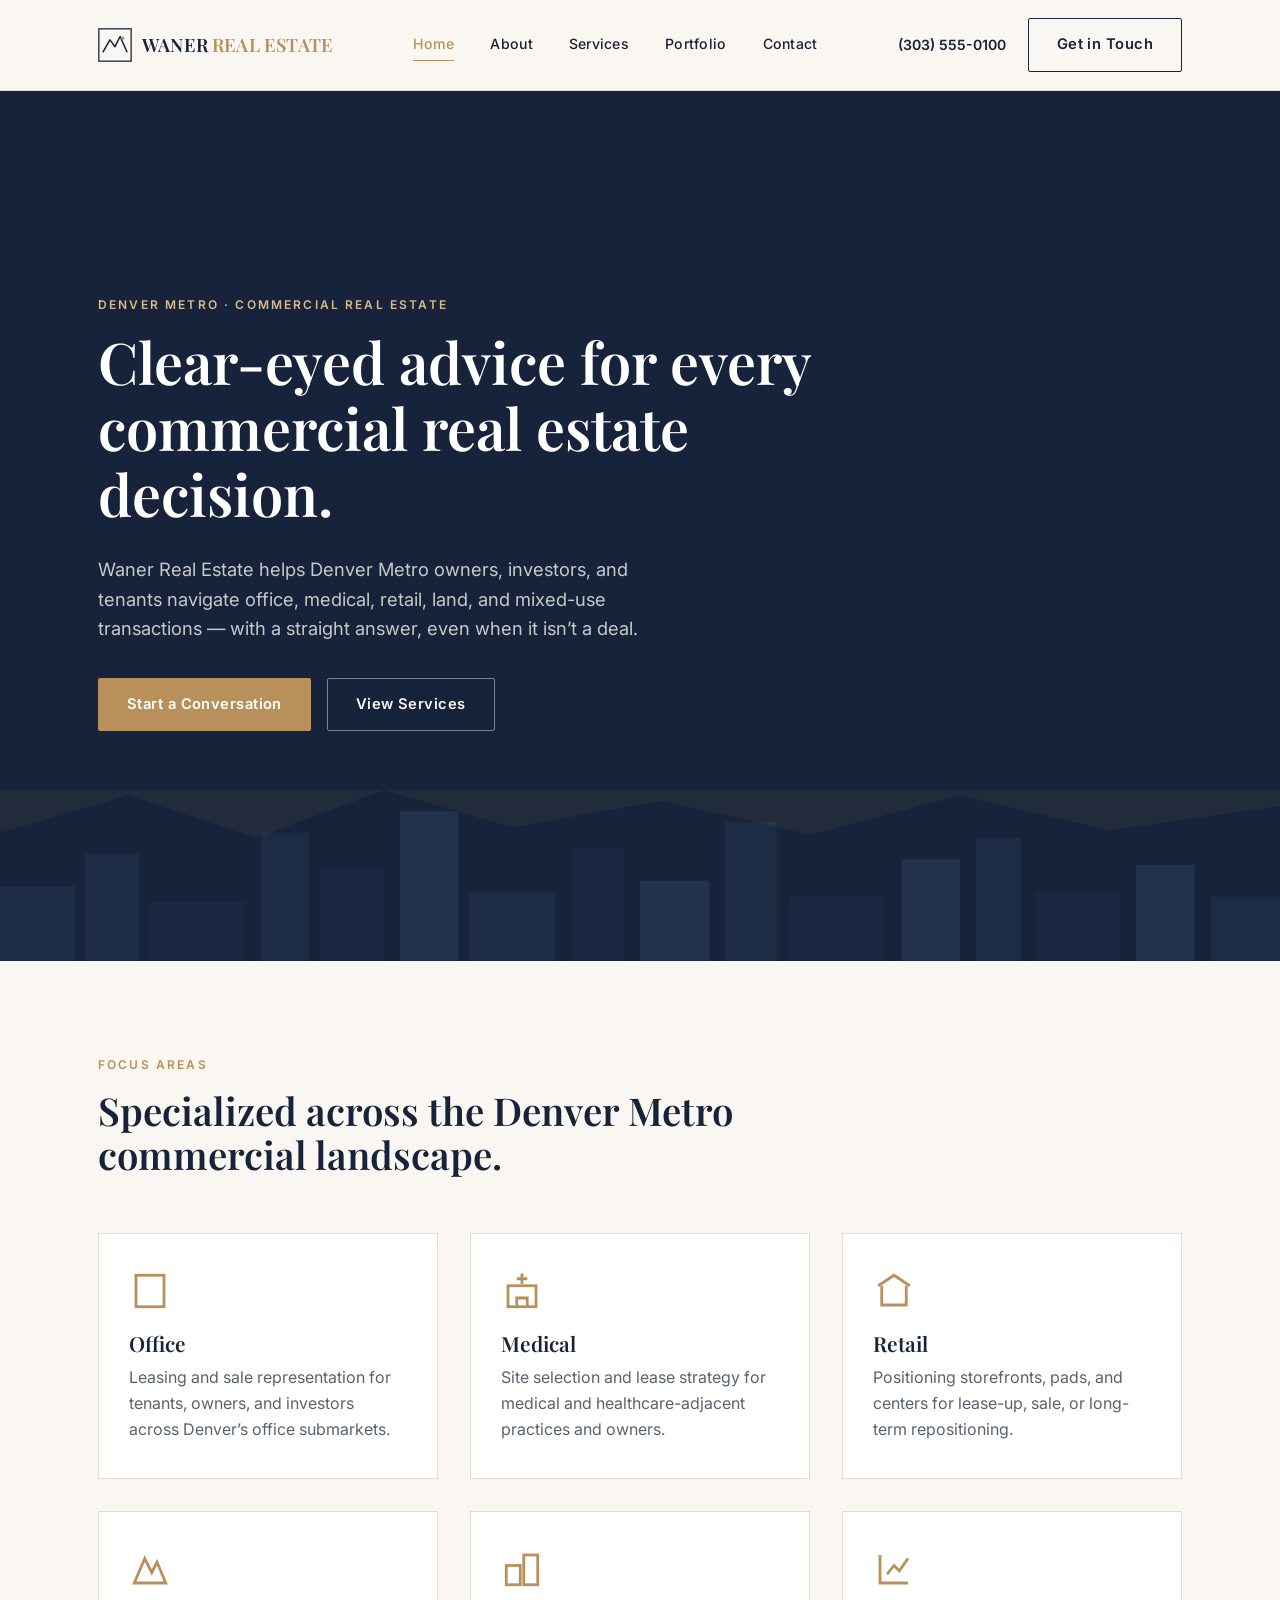
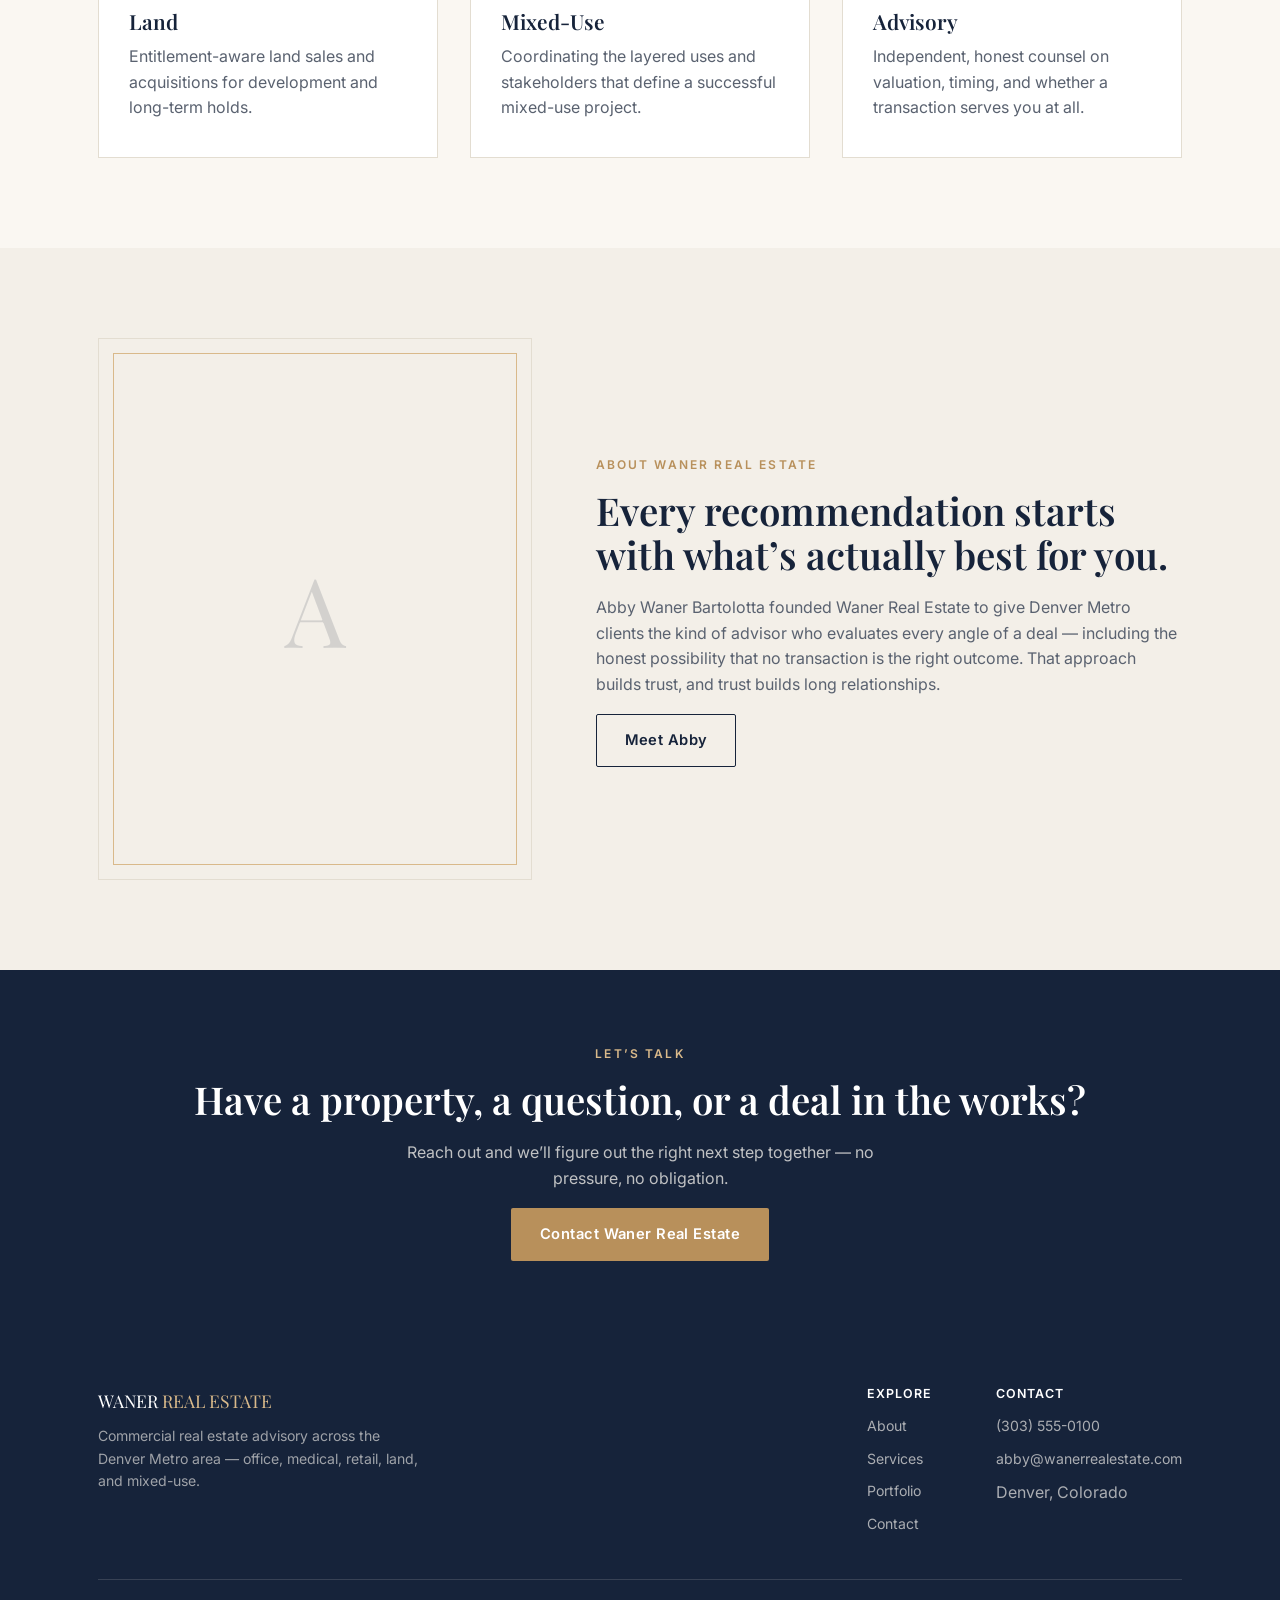
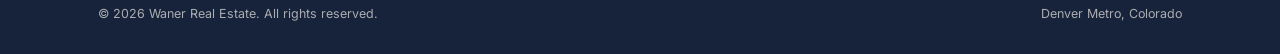
<file: index.html>
<!doctype html>
<html lang="en">
<head>
<meta charset="UTF-8">
<meta name="viewport" content="width=device-width, initial-scale=1.0">
<title>Waner Real Estate | Denver Commercial Real Estate</title>
<meta name="description" content="Waner Real Estate advises Denver Metro clients on office, medical, retail, land, and mixed-use commercial real estate transactions.">
<link rel="preconnect" href="https://fonts.googleapis.com">
<link rel="preconnect" href="https://fonts.gstatic.com" crossorigin>
<link href="https://fonts.googleapis.com/css2?family=Playfair+Display:wght@600;700&family=Inter:wght@400;500;600;700&display=swap" rel="stylesheet">
<link rel="stylesheet" href="css/style.css">
</head>
<body>

<header class="site-header">
  <nav class="nav">
    <a href="index.html" class="logo">
      <svg class="mark" viewBox="0 0 40 40" fill="none" xmlns="http://www.w3.org/2000/svg">
        <rect x="1" y="1" width="38" height="38" stroke="currentColor" stroke-width="1.5"/>
        <path d="M6 28L14 14L20 22L26 10L34 28" stroke="currentColor" stroke-width="1.8" stroke-linecap="round" stroke-linejoin="round"/>
        <circle cx="29" cy="12" r="2" fill="#b8905b"/>
      </svg>
      <span class="name">WANER <span>REAL ESTATE</span></span>
    </a>
    <div class="nav-links">
      <a href="index.html" class="active">Home</a>
      <a href="about.html">About</a>
      <a href="services.html">Services</a>
      <a href="portfolio.html">Portfolio</a>
      <a href="contact.html">Contact</a>
    </div>
    <div class="nav-cta">
      <!-- TODO: replace with Abby's real phone number -->
      <a class="nav-phone" href="tel:+13035550100">(303) 555-0100</a>
      <a class="btn btn-outline-dark" href="contact.html">Get in Touch</a>
    </div>
    <button class="nav-toggle" aria-label="Toggle menu"><span></span><span></span><span></span></button>
  </nav>
</header>

<section class="hero">
  <div class="container">
    <div class="eyebrow hero-eyebrow">Denver Metro &middot; Commercial Real Estate</div>
    <h1>Clear-eyed advice for every commercial real estate decision.</h1>
    <p class="lead">Waner Real Estate helps Denver Metro owners, investors, and tenants navigate office, medical, retail, land, and mixed-use transactions &mdash; with a straight answer, even when it isn&rsquo;t a deal.</p>
    <div class="hero-actions">
      <a href="contact.html" class="btn btn-primary">Start a Conversation</a>
      <a href="services.html" class="btn btn-outline">View Services</a>
    </div>
  </div>
  <svg class="hero-skyline" viewBox="0 0 1200 160" preserveAspectRatio="none" xmlns="http://www.w3.org/2000/svg">
    <rect x="0" y="90" width="70" height="70" fill="#24354f"/>
    <rect x="80" y="60" width="50" height="100" fill="#24354f"/>
    <rect x="140" y="105" width="90" height="55" fill="#1c2c46"/>
    <rect x="245" y="40" width="45" height="120" fill="#24354f"/>
    <rect x="300" y="75" width="60" height="85" fill="#1c2c46"/>
    <rect x="375" y="20" width="55" height="140" fill="#2c3f5c"/>
    <rect x="440" y="95" width="80" height="65" fill="#24354f"/>
    <rect x="535" y="55" width="50" height="105" fill="#1c2c46"/>
    <rect x="600" y="85" width="65" height="75" fill="#2c3f5c"/>
    <rect x="680" y="30" width="48" height="130" fill="#24354f"/>
    <rect x="740" y="100" width="90" height="60" fill="#1c2c46"/>
    <rect x="845" y="65" width="55" height="95" fill="#2c3f5c"/>
    <rect x="915" y="45" width="42" height="115" fill="#24354f"/>
    <rect x="970" y="95" width="80" height="65" fill="#1c2c46"/>
    <rect x="1065" y="70" width="55" height="90" fill="#2c3f5c"/>
    <rect x="1135" y="100" width="65" height="60" fill="#24354f"/>
    <path d="M0 40 L120 5 L240 45 L360 0 L480 35 L620 10 L760 42 L900 5 L1040 38 L1200 15 L1200 0 L0 0 Z" fill="#b8905b" opacity="0.14"/>
  </svg>
</section>

<section>
  <div class="container">
    <div class="section-head">
      <div class="eyebrow">Focus Areas</div>
      <h2>Specialized across the Denver Metro commercial landscape.</h2>
    </div>
    <div class="grid grid-3">
      <div class="card">
        <svg class="icon" viewBox="0 0 24 24" fill="none" stroke="currentColor" stroke-width="1.6"><rect x="4" y="3" width="16" height="18"/><path d="M9 8h.01M15 8h.01M9 12h.01M15 12h.01M9 16h.01M15 16h.01"/></svg>
        <h3>Office</h3>
        <p>Leasing and sale representation for tenants, owners, and investors across Denver&rsquo;s office submarkets.</p>
      </div>
      <div class="card">
        <svg class="icon" viewBox="0 0 24 24" fill="none" stroke="currentColor" stroke-width="1.6"><path d="M12 2v6M9 5h6"/><rect x="4" y="9" width="16" height="12"/><path d="M9 21v-5h6v5"/></svg>
        <h3>Medical</h3>
        <p>Site selection and lease strategy for medical and healthcare-adjacent practices and owners.</p>
      </div>
      <div class="card">
        <svg class="icon" viewBox="0 0 24 24" fill="none" stroke="currentColor" stroke-width="1.6"><path d="M3 9l9-6 9 6"/><path d="M5 9v11h14V9"/></svg>
        <h3>Retail</h3>
        <p>Positioning storefronts, pads, and centers for lease-up, sale, or long-term repositioning.</p>
      </div>
      <div class="card">
        <svg class="icon" viewBox="0 0 24 24" fill="none" stroke="currentColor" stroke-width="1.6"><path d="M3 20l6-14 4 8 3-6 5 12z"/></svg>
        <h3>Land</h3>
        <p>Entitlement-aware land sales and acquisitions for development and long-term holds.</p>
      </div>
      <div class="card">
        <svg class="icon" viewBox="0 0 24 24" fill="none" stroke="currentColor" stroke-width="1.6"><rect x="3" y="10" width="8" height="11"/><rect x="13" y="4" width="8" height="17"/></svg>
        <h3>Mixed-Use</h3>
        <p>Coordinating the layered uses and stakeholders that define a successful mixed-use project.</p>
      </div>
      <div class="card">
        <svg class="icon" viewBox="0 0 24 24" fill="none" stroke="currentColor" stroke-width="1.6"><path d="M4 4v16h16"/><path d="M8 15l4-5 3 3 5-7"/></svg>
        <h3>Advisory</h3>
        <p>Independent, honest counsel on valuation, timing, and whether a transaction serves you at all.</p>
      </div>
    </div>
  </div>
</section>

<section class="section-alt">
  <div class="container split">
    <div class="portrait-frame">
      <span class="monogram">A</span>
    </div>
    <div>
      <div class="eyebrow">About Waner Real Estate</div>
      <h2>Every recommendation starts with what&rsquo;s actually best for you.</h2>
      <p>Abby Waner Bartolotta founded Waner Real Estate to give Denver Metro clients the kind of advisor who evaluates every angle of a deal &mdash; including the honest possibility that no transaction is the right outcome. That approach builds trust, and trust builds long relationships.</p>
      <a href="about.html" class="btn btn-outline-dark">Meet Abby</a>
    </div>
  </div>
</section>

<section class="cta-band">
  <div class="container">
    <div class="eyebrow" style="color:#d9b98a;">Let&rsquo;s Talk</div>
    <h2>Have a property, a question, or a deal in the works?</h2>
    <p>Reach out and we&rsquo;ll figure out the right next step together &mdash; no pressure, no obligation.</p>
    <div class="hero-actions">
      <a href="contact.html" class="btn btn-primary">Contact Waner Real Estate</a>
    </div>
  </div>
</section>

<footer class="site-footer">
  <div class="container">
    <div class="footer-top">
      <div>
        <div class="footer-logo">WANER <span>REAL ESTATE</span></div>
        <p style="max-width:320px;color:rgba(250,247,242,0.6);font-size:0.88rem;">Commercial real estate advisory across the Denver Metro area &mdash; office, medical, retail, land, and mixed-use.</p>
      </div>
      <div class="footer-cols">
        <div class="footer-col">
          <h4>Explore</h4>
          <a href="about.html">About</a>
          <a href="services.html">Services</a>
          <a href="portfolio.html">Portfolio</a>
          <a href="contact.html">Contact</a>
        </div>
        <div class="footer-col">
          <h4>Contact</h4>
          <!-- TODO: replace placeholder phone/email with real details -->
          <a href="tel:+13035550100">(303) 555-0100</a>
          <a href="mailto:abby@wanerrealestate.com">abby@wanerrealestate.com</a>
          <span>Denver, Colorado</span>
        </div>
      </div>
    </div>
    <div class="footer-bottom">
      <span>&copy; 2026 Waner Real Estate. All rights reserved.</span>
      <span>Denver Metro, Colorado</span>
    </div>
  </div>
</footer>

<script src="js/main.js"></script>
</body>
</html>
</file>
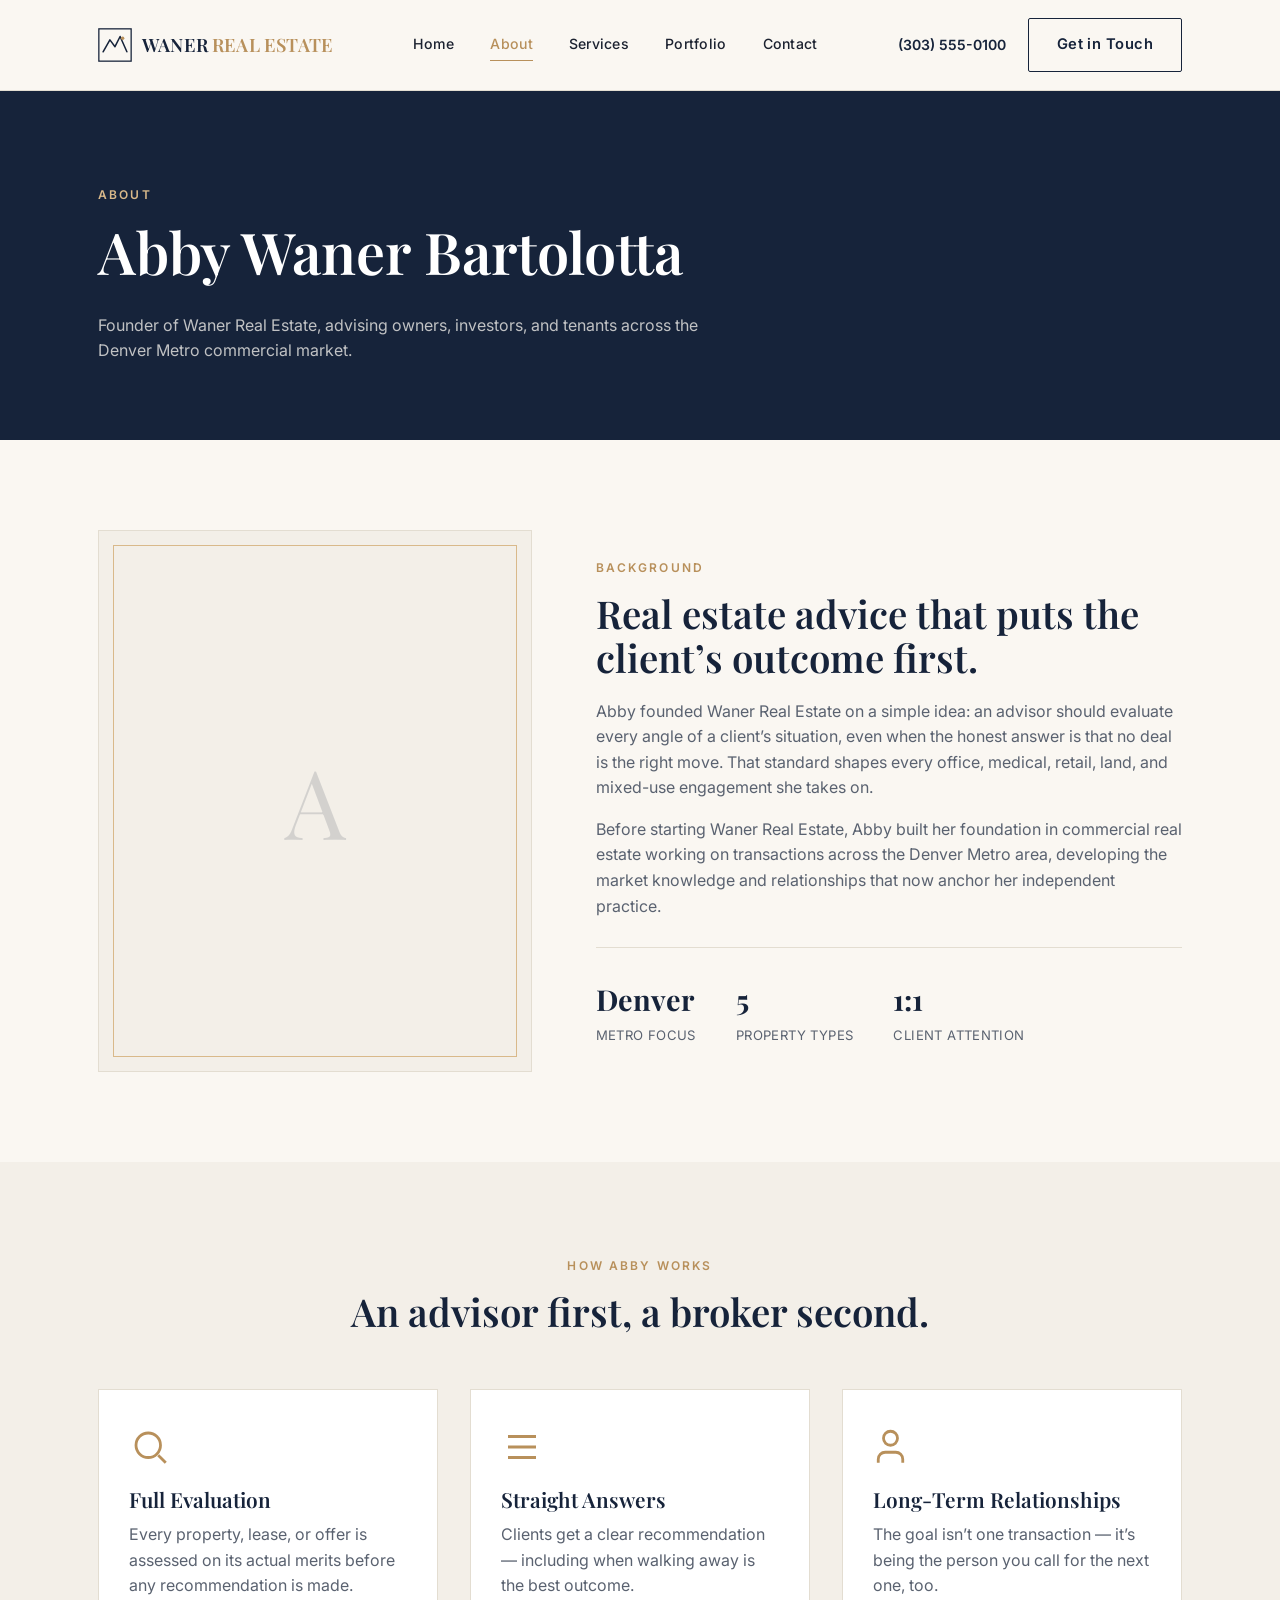
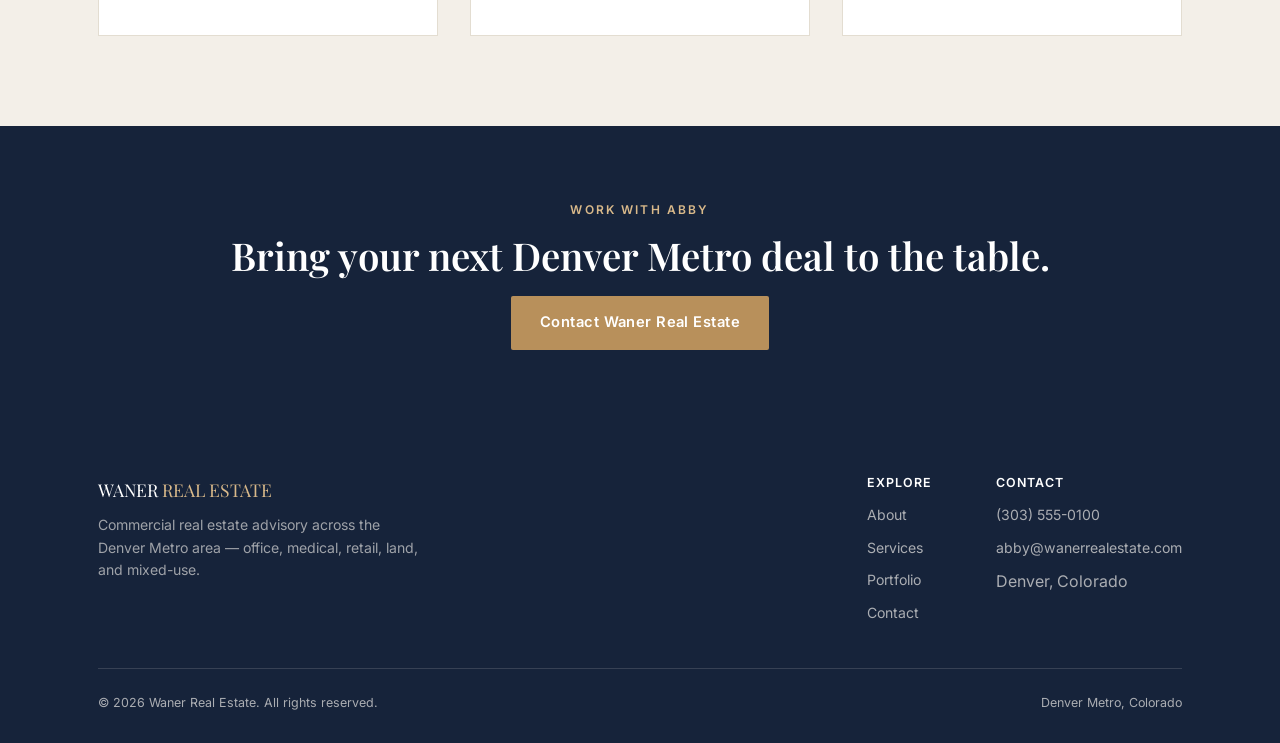
<file: about.html>
<!doctype html>
<html lang="en">
<head>
<meta charset="UTF-8">
<meta name="viewport" content="width=device-width, initial-scale=1.0">
<title>About Abby Waner Bartolotta | Waner Real Estate</title>
<meta name="description" content="Meet Abby Waner Bartolotta, founder of Waner Real Estate, serving Denver Metro commercial real estate clients.">
<link rel="preconnect" href="https://fonts.googleapis.com">
<link rel="preconnect" href="https://fonts.gstatic.com" crossorigin>
<link href="https://fonts.googleapis.com/css2?family=Playfair+Display:wght@600;700&family=Inter:wght@400;500;600;700&display=swap" rel="stylesheet">
<link rel="stylesheet" href="css/style.css">
</head>
<body>

<header class="site-header">
  <nav class="nav">
    <a href="index.html" class="logo">
      <svg class="mark" viewBox="0 0 40 40" fill="none" xmlns="http://www.w3.org/2000/svg">
        <rect x="1" y="1" width="38" height="38" stroke="currentColor" stroke-width="1.5"/>
        <path d="M6 28L14 14L20 22L26 10L34 28" stroke="currentColor" stroke-width="1.8" stroke-linecap="round" stroke-linejoin="round"/>
        <circle cx="29" cy="12" r="2" fill="#b8905b"/>
      </svg>
      <span class="name">WANER <span>REAL ESTATE</span></span>
    </a>
    <div class="nav-links">
      <a href="index.html">Home</a>
      <a href="about.html" class="active">About</a>
      <a href="services.html">Services</a>
      <a href="portfolio.html">Portfolio</a>
      <a href="contact.html">Contact</a>
    </div>
    <div class="nav-cta">
      <a class="nav-phone" href="tel:+13035550100">(303) 555-0100</a>
      <a class="btn btn-outline-dark" href="contact.html">Get in Touch</a>
    </div>
    <button class="nav-toggle" aria-label="Toggle menu"><span></span><span></span><span></span></button>
  </nav>
</header>

<section class="page-hero">
  <div class="container">
    <div class="eyebrow" style="color:#d9b98a;">About</div>
    <h1>Abby Waner Bartolotta</h1>
    <p>Founder of Waner Real Estate, advising owners, investors, and tenants across the Denver Metro commercial market.</p>
  </div>
</section>

<section>
  <div class="container split">
    <div class="portrait-frame">
      <span class="monogram">A</span>
    </div>
    <div>
      <div class="eyebrow">Background</div>
      <h2>Real estate advice that puts the client&rsquo;s outcome first.</h2>
      <p>Abby founded Waner Real Estate on a simple idea: an advisor should evaluate every angle of a client&rsquo;s situation, even when the honest answer is that no deal is the right move. That standard shapes every office, medical, retail, land, and mixed-use engagement she takes on.</p>
      <p>Before starting Waner Real Estate, Abby built her foundation in commercial real estate working on transactions across the Denver Metro area, developing the market knowledge and relationships that now anchor her independent practice.</p>
      <div class="stat-row">
        <div class="stat">
          <strong>Denver</strong>
          <span>Metro Focus</span>
        </div>
        <div class="stat">
          <strong>5</strong>
          <span>Property Types</span>
        </div>
        <div class="stat">
          <strong>1:1</strong>
          <span>Client Attention</span>
        </div>
      </div>
    </div>
  </div>
</section>

<section class="section-alt">
  <div class="container">
    <div class="section-head center" style="margin-left:auto;margin-right:auto;">
      <div class="eyebrow">How Abby Works</div>
      <h2>An advisor first, a broker second.</h2>
    </div>
    <div class="grid grid-3">
      <div class="card">
        <svg class="icon" viewBox="0 0 24 24" fill="none" stroke="currentColor" stroke-width="1.6"><circle cx="11" cy="11" r="7"/><path d="M21 21l-4.3-4.3"/></svg>
        <h3>Full Evaluation</h3>
        <p>Every property, lease, or offer is assessed on its actual merits before any recommendation is made.</p>
      </div>
      <div class="card">
        <svg class="icon" viewBox="0 0 24 24" fill="none" stroke="currentColor" stroke-width="1.6"><path d="M4 12h16M4 6h16M4 18h16"/></svg>
        <h3>Straight Answers</h3>
        <p>Clients get a clear recommendation &mdash; including when walking away is the best outcome.</p>
      </div>
      <div class="card">
        <svg class="icon" viewBox="0 0 24 24" fill="none" stroke="currentColor" stroke-width="1.6"><path d="M17 21v-2a4 4 0 00-4-4H7a4 4 0 00-4 4v2"/><circle cx="10" cy="7" r="4"/></svg>
        <h3>Long-Term Relationships</h3>
        <p>The goal isn&rsquo;t one transaction &mdash; it&rsquo;s being the person you call for the next one, too.</p>
      </div>
    </div>
  </div>
</section>

<section class="cta-band">
  <div class="container">
    <div class="eyebrow" style="color:#d9b98a;">Work With Abby</div>
    <h2>Bring your next Denver Metro deal to the table.</h2>
    <div class="hero-actions">
      <a href="contact.html" class="btn btn-primary">Contact Waner Real Estate</a>
    </div>
  </div>
</section>

<footer class="site-footer">
  <div class="container">
    <div class="footer-top">
      <div>
        <div class="footer-logo">WANER <span>REAL ESTATE</span></div>
        <p style="max-width:320px;color:rgba(250,247,242,0.6);font-size:0.88rem;">Commercial real estate advisory across the Denver Metro area &mdash; office, medical, retail, land, and mixed-use.</p>
      </div>
      <div class="footer-cols">
        <div class="footer-col">
          <h4>Explore</h4>
          <a href="about.html">About</a>
          <a href="services.html">Services</a>
          <a href="portfolio.html">Portfolio</a>
          <a href="contact.html">Contact</a>
        </div>
        <div class="footer-col">
          <h4>Contact</h4>
          <a href="tel:+13035550100">(303) 555-0100</a>
          <a href="mailto:abby@wanerrealestate.com">abby@wanerrealestate.com</a>
          <span>Denver, Colorado</span>
        </div>
      </div>
    </div>
    <div class="footer-bottom">
      <span>&copy; 2026 Waner Real Estate. All rights reserved.</span>
      <span>Denver Metro, Colorado</span>
    </div>
  </div>
</footer>

<script src="js/main.js"></script>
</body>
</html>
</file>
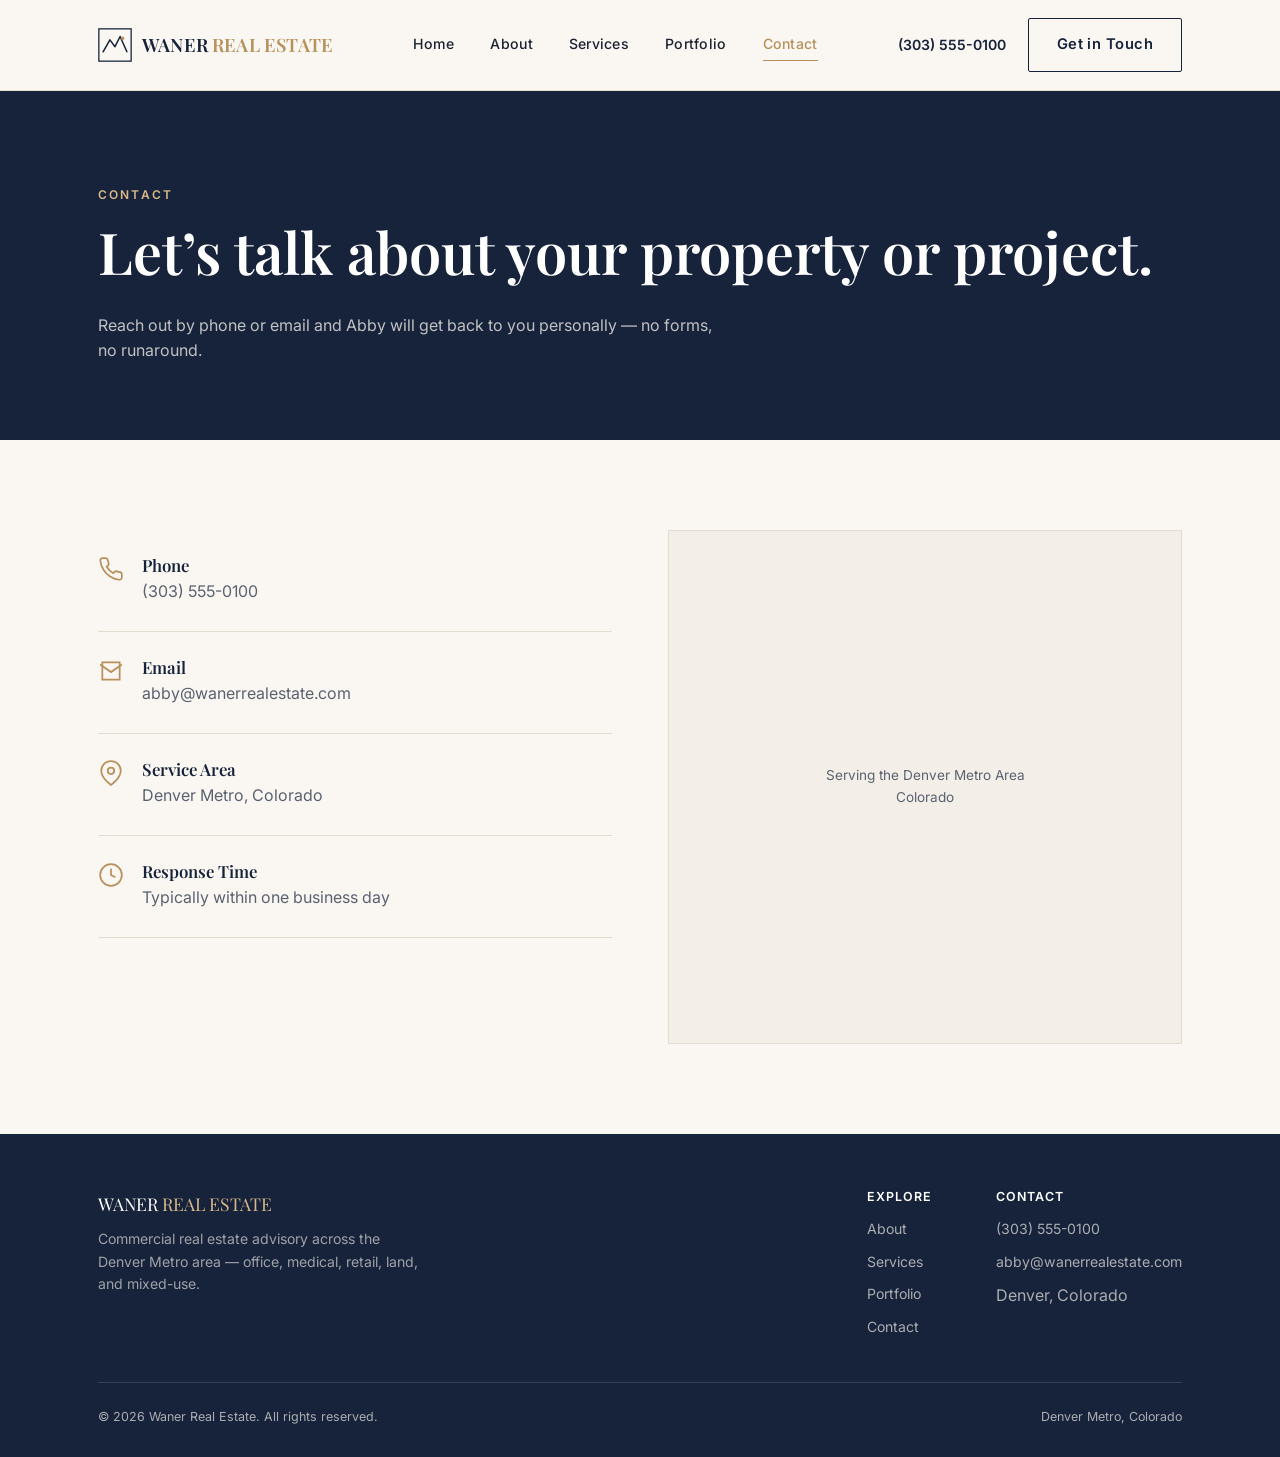
<file: contact.html>
<!doctype html>
<html lang="en">
<head>
<meta charset="UTF-8">
<meta name="viewport" content="width=device-width, initial-scale=1.0">
<title>Contact | Waner Real Estate</title>
<meta name="description" content="Get in touch with Abby Waner Bartolotta at Waner Real Estate to discuss your Denver Metro commercial real estate needs.">
<link rel="preconnect" href="https://fonts.googleapis.com">
<link rel="preconnect" href="https://fonts.gstatic.com" crossorigin>
<link href="https://fonts.googleapis.com/css2?family=Playfair+Display:wght@600;700&family=Inter:wght@400;500;600;700&display=swap" rel="stylesheet">
<link rel="stylesheet" href="css/style.css">
</head>
<body>

<header class="site-header">
  <nav class="nav">
    <a href="index.html" class="logo">
      <svg class="mark" viewBox="0 0 40 40" fill="none" xmlns="http://www.w3.org/2000/svg">
        <rect x="1" y="1" width="38" height="38" stroke="currentColor" stroke-width="1.5"/>
        <path d="M6 28L14 14L20 22L26 10L34 28" stroke="currentColor" stroke-width="1.8" stroke-linecap="round" stroke-linejoin="round"/>
        <circle cx="29" cy="12" r="2" fill="#b8905b"/>
      </svg>
      <span class="name">WANER <span>REAL ESTATE</span></span>
    </a>
    <div class="nav-links">
      <a href="index.html">Home</a>
      <a href="about.html">About</a>
      <a href="services.html">Services</a>
      <a href="portfolio.html">Portfolio</a>
      <a href="contact.html" class="active">Contact</a>
    </div>
    <div class="nav-cta">
      <a class="nav-phone" href="tel:+13035550100">(303) 555-0100</a>
      <a class="btn btn-outline-dark" href="contact.html">Get in Touch</a>
    </div>
    <button class="nav-toggle" aria-label="Toggle menu"><span></span><span></span><span></span></button>
  </nav>
</header>

<section class="page-hero">
  <div class="container">
    <div class="eyebrow" style="color:#d9b98a;">Contact</div>
    <h1>Let&rsquo;s talk about your property or project.</h1>
    <p>Reach out by phone or email and Abby will get back to you personally &mdash; no forms, no runaround.</p>
  </div>
</section>

<section>
  <div class="container contact-grid">
    <div>
      <div class="contact-item">
        <svg class="icon" viewBox="0 0 24 24" fill="none" stroke="currentColor" stroke-width="1.6"><path d="M22 16.92v3a2 2 0 01-2.18 2 19.79 19.79 0 01-8.63-3.07 19.5 19.5 0 01-6-6 19.79 19.79 0 01-3.07-8.67A2 2 0 014.11 2h3a2 2 0 012 1.72c.13.96.36 1.9.68 2.81a2 2 0 01-.45 2.11L8.09 9.91a16 16 0 006 6l1.27-1.27a2 2 0 012.11-.45c.91.32 1.85.55 2.81.68A2 2 0 0122 16.92z"/></svg>
        <div>
          <h3>Phone</h3>
          <!-- TODO: replace with Abby's real phone number -->
          <a href="tel:+13035550100">(303) 555-0100</a>
        </div>
      </div>
      <div class="contact-item">
        <svg class="icon" viewBox="0 0 24 24" fill="none" stroke="currentColor" stroke-width="1.6"><path d="M4 4h16v16H4z"/><path d="M22 6l-10 7L2 6"/></svg>
        <div>
          <h3>Email</h3>
          <!-- TODO: replace with Abby's real email address -->
          <a href="mailto:abby@wanerrealestate.com">abby@wanerrealestate.com</a>
        </div>
      </div>
      <div class="contact-item">
        <svg class="icon" viewBox="0 0 24 24" fill="none" stroke="currentColor" stroke-width="1.6"><path d="M21 10c0 7-9 13-9 13s-9-6-9-13a9 9 0 0118 0z"/><circle cx="12" cy="10" r="3"/></svg>
        <div>
          <h3>Service Area</h3>
          <span style="color:var(--ink-soft);">Denver Metro, Colorado</span>
        </div>
      </div>
      <div class="contact-item">
        <svg class="icon" viewBox="0 0 24 24" fill="none" stroke="currentColor" stroke-width="1.6"><circle cx="12" cy="12" r="10"/><path d="M12 6v6l4 2"/></svg>
        <div>
          <h3>Response Time</h3>
          <span style="color:var(--ink-soft);">Typically within one business day</span>
        </div>
      </div>
    </div>
    <div class="map-frame">
      <p>Serving the Denver Metro Area<br>Colorado</p>
    </div>
  </div>
</section>

<footer class="site-footer">
  <div class="container">
    <div class="footer-top">
      <div>
        <div class="footer-logo">WANER <span>REAL ESTATE</span></div>
        <p style="max-width:320px;color:rgba(250,247,242,0.6);font-size:0.88rem;">Commercial real estate advisory across the Denver Metro area &mdash; office, medical, retail, land, and mixed-use.</p>
      </div>
      <div class="footer-cols">
        <div class="footer-col">
          <h4>Explore</h4>
          <a href="about.html">About</a>
          <a href="services.html">Services</a>
          <a href="portfolio.html">Portfolio</a>
          <a href="contact.html">Contact</a>
        </div>
        <div class="footer-col">
          <h4>Contact</h4>
          <a href="tel:+13035550100">(303) 555-0100</a>
          <a href="mailto:abby@wanerrealestate.com">abby@wanerrealestate.com</a>
          <span>Denver, Colorado</span>
        </div>
      </div>
    </div>
    <div class="footer-bottom">
      <span>&copy; 2026 Waner Real Estate. All rights reserved.</span>
      <span>Denver Metro, Colorado</span>
    </div>
  </div>
</footer>

<script src="js/main.js"></script>
</body>
</html>
</file>
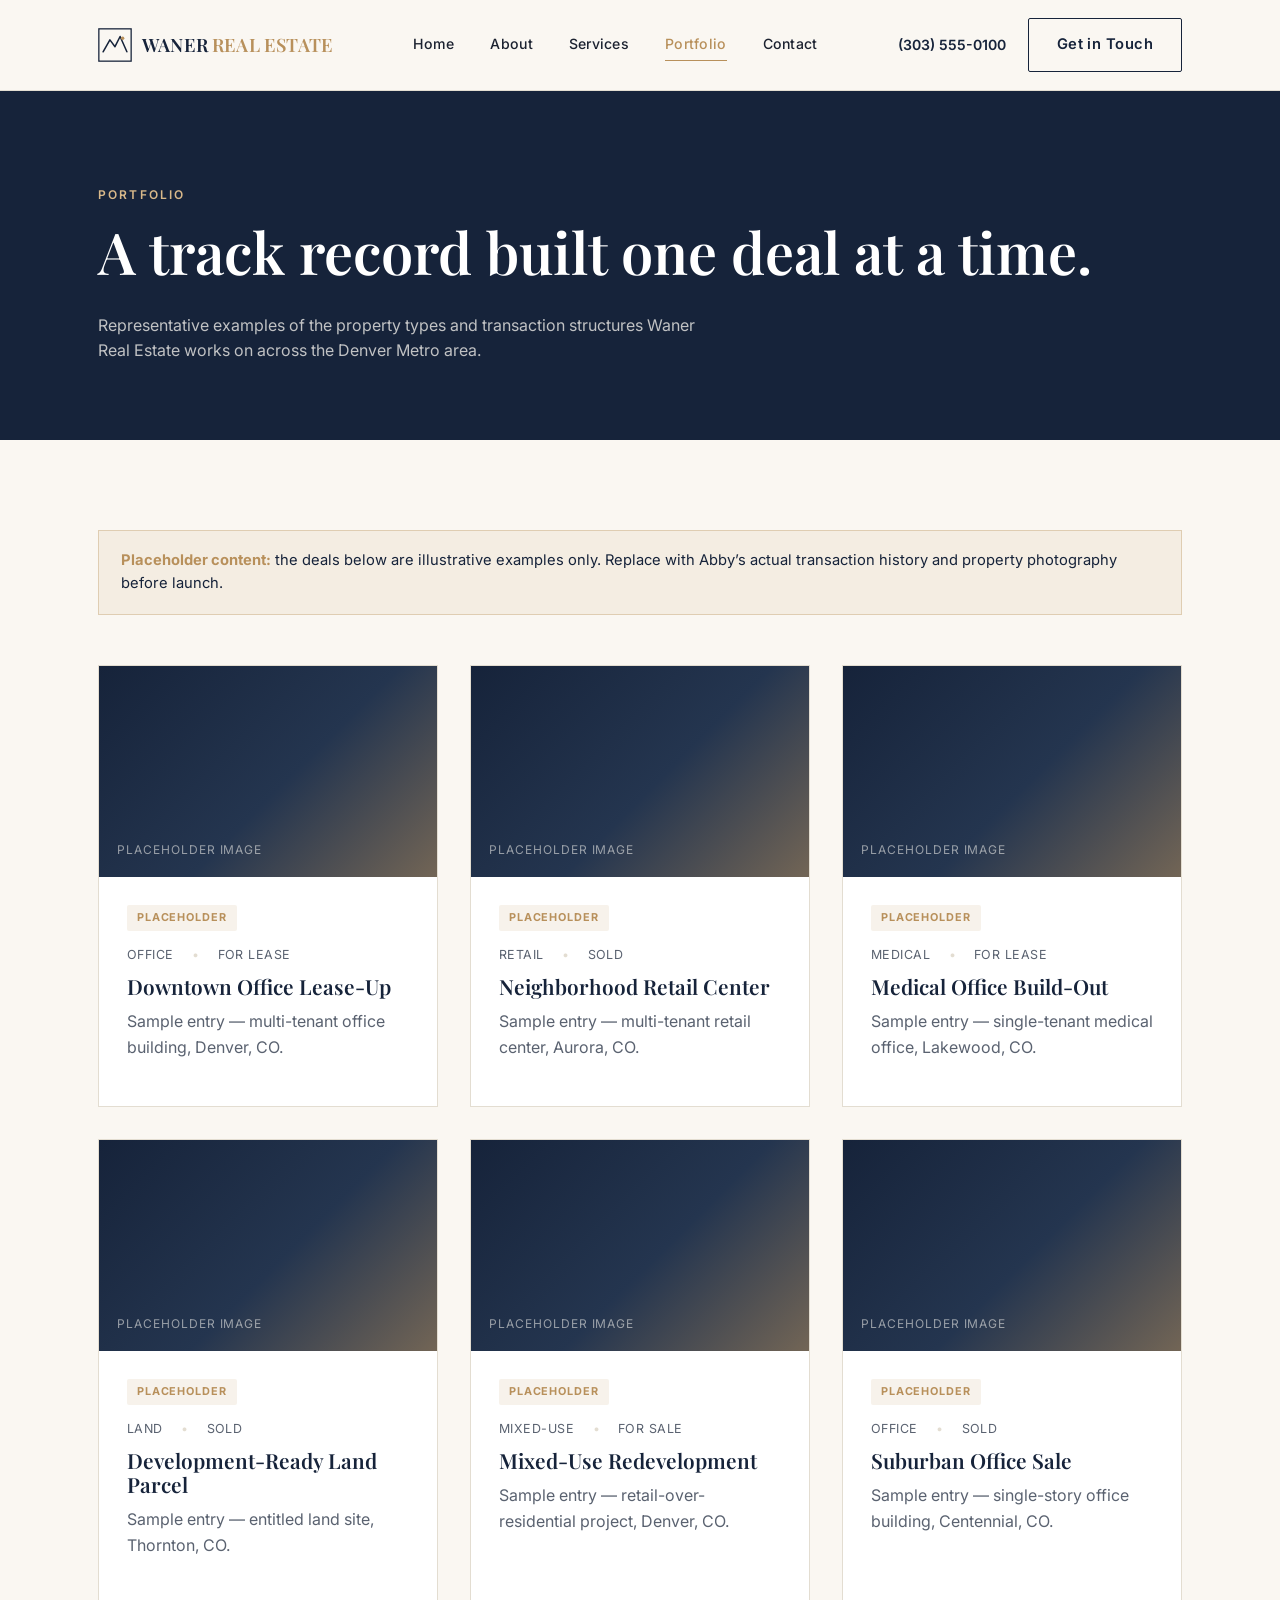
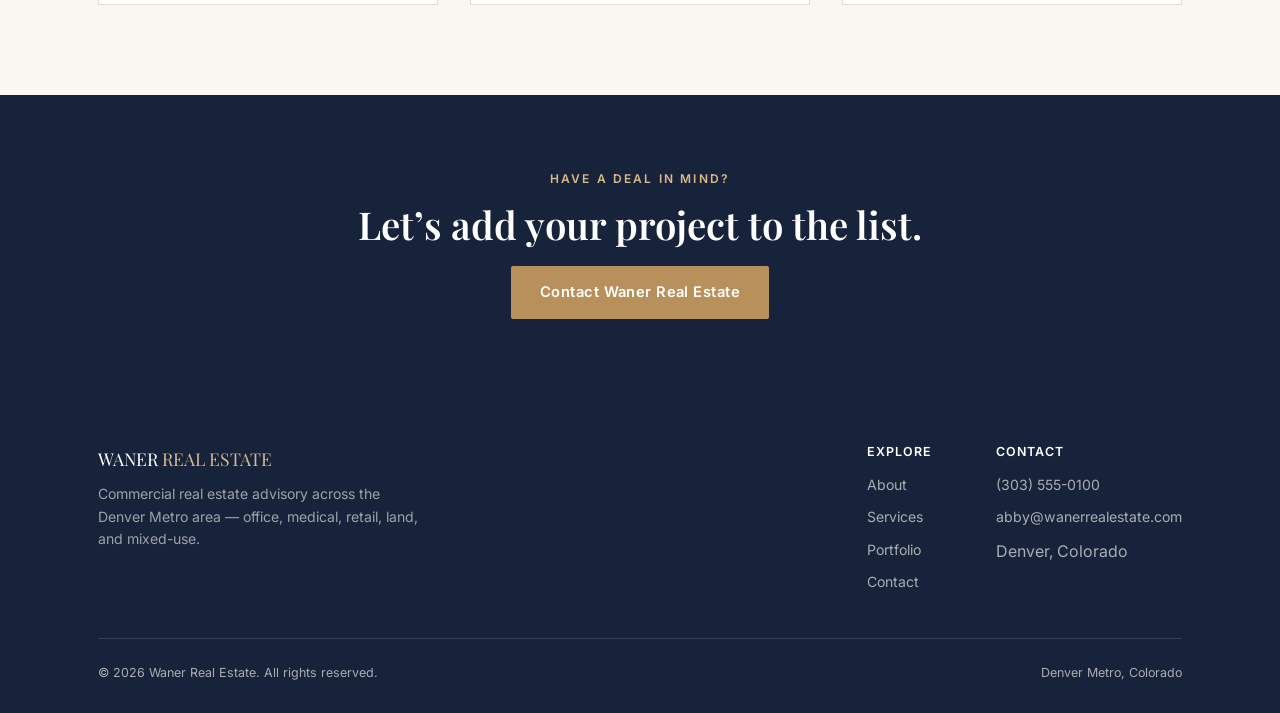
<file: portfolio.html>
<!doctype html>
<html lang="en">
<head>
<meta charset="UTF-8">
<meta name="viewport" content="width=device-width, initial-scale=1.0">
<title>Portfolio | Waner Real Estate</title>
<meta name="description" content="A sample of commercial real estate transaction types Waner Real Estate works on across the Denver Metro area.">
<link rel="preconnect" href="https://fonts.googleapis.com">
<link rel="preconnect" href="https://fonts.gstatic.com" crossorigin>
<link href="https://fonts.googleapis.com/css2?family=Playfair+Display:wght@600;700&family=Inter:wght@400;500;600;700&display=swap" rel="stylesheet">
<link rel="stylesheet" href="css/style.css">
</head>
<body>

<header class="site-header">
  <nav class="nav">
    <a href="index.html" class="logo">
      <svg class="mark" viewBox="0 0 40 40" fill="none" xmlns="http://www.w3.org/2000/svg">
        <rect x="1" y="1" width="38" height="38" stroke="currentColor" stroke-width="1.5"/>
        <path d="M6 28L14 14L20 22L26 10L34 28" stroke="currentColor" stroke-width="1.8" stroke-linecap="round" stroke-linejoin="round"/>
        <circle cx="29" cy="12" r="2" fill="#b8905b"/>
      </svg>
      <span class="name">WANER <span>REAL ESTATE</span></span>
    </a>
    <div class="nav-links">
      <a href="index.html">Home</a>
      <a href="about.html">About</a>
      <a href="services.html">Services</a>
      <a href="portfolio.html" class="active">Portfolio</a>
      <a href="contact.html">Contact</a>
    </div>
    <div class="nav-cta">
      <a class="nav-phone" href="tel:+13035550100">(303) 555-0100</a>
      <a class="btn btn-outline-dark" href="contact.html">Get in Touch</a>
    </div>
    <button class="nav-toggle" aria-label="Toggle menu"><span></span><span></span><span></span></button>
  </nav>
</header>

<section class="page-hero">
  <div class="container">
    <div class="eyebrow" style="color:#d9b98a;">Portfolio</div>
    <h1>A track record built one deal at a time.</h1>
    <p>Representative examples of the property types and transaction structures Waner Real Estate works on across the Denver Metro area.</p>
  </div>
</section>

<section>
  <div class="container">
    <div class="notice-banner">
      <strong>Placeholder content:</strong> the deals below are illustrative examples only. Replace with Abby&rsquo;s actual transaction history and property photography before launch.
    </div>
    <div class="grid grid-3">

      <div class="portfolio-card">
        <div class="portfolio-thumb"><span>Placeholder Image</span></div>
        <div class="portfolio-body">
          <span class="placeholder-tag">Placeholder</span>
          <div class="portfolio-meta"><span>Office</span><span class="dot"></span><span>For Lease</span></div>
          <h3>Downtown Office Lease-Up</h3>
          <p>Sample entry &mdash; multi-tenant office building, Denver, CO.</p>
        </div>
      </div>

      <div class="portfolio-card">
        <div class="portfolio-thumb"><span>Placeholder Image</span></div>
        <div class="portfolio-body">
          <span class="placeholder-tag">Placeholder</span>
          <div class="portfolio-meta"><span>Retail</span><span class="dot"></span><span>Sold</span></div>
          <h3>Neighborhood Retail Center</h3>
          <p>Sample entry &mdash; multi-tenant retail center, Aurora, CO.</p>
        </div>
      </div>

      <div class="portfolio-card">
        <div class="portfolio-thumb"><span>Placeholder Image</span></div>
        <div class="portfolio-body">
          <span class="placeholder-tag">Placeholder</span>
          <div class="portfolio-meta"><span>Medical</span><span class="dot"></span><span>For Lease</span></div>
          <h3>Medical Office Build-Out</h3>
          <p>Sample entry &mdash; single-tenant medical office, Lakewood, CO.</p>
        </div>
      </div>

      <div class="portfolio-card">
        <div class="portfolio-thumb"><span>Placeholder Image</span></div>
        <div class="portfolio-body">
          <span class="placeholder-tag">Placeholder</span>
          <div class="portfolio-meta"><span>Land</span><span class="dot"></span><span>Sold</span></div>
          <h3>Development-Ready Land Parcel</h3>
          <p>Sample entry &mdash; entitled land site, Thornton, CO.</p>
        </div>
      </div>

      <div class="portfolio-card">
        <div class="portfolio-thumb"><span>Placeholder Image</span></div>
        <div class="portfolio-body">
          <span class="placeholder-tag">Placeholder</span>
          <div class="portfolio-meta"><span>Mixed-Use</span><span class="dot"></span><span>For Sale</span></div>
          <h3>Mixed-Use Redevelopment</h3>
          <p>Sample entry &mdash; retail-over-residential project, Denver, CO.</p>
        </div>
      </div>

      <div class="portfolio-card">
        <div class="portfolio-thumb"><span>Placeholder Image</span></div>
        <div class="portfolio-body">
          <span class="placeholder-tag">Placeholder</span>
          <div class="portfolio-meta"><span>Office</span><span class="dot"></span><span>Sold</span></div>
          <h3>Suburban Office Sale</h3>
          <p>Sample entry &mdash; single-story office building, Centennial, CO.</p>
        </div>
      </div>

    </div>
  </div>
</section>

<section class="cta-band">
  <div class="container">
    <div class="eyebrow" style="color:#d9b98a;">Have a Deal in Mind?</div>
    <h2>Let&rsquo;s add your project to the list.</h2>
    <div class="hero-actions">
      <a href="contact.html" class="btn btn-primary">Contact Waner Real Estate</a>
    </div>
  </div>
</section>

<footer class="site-footer">
  <div class="container">
    <div class="footer-top">
      <div>
        <div class="footer-logo">WANER <span>REAL ESTATE</span></div>
        <p style="max-width:320px;color:rgba(250,247,242,0.6);font-size:0.88rem;">Commercial real estate advisory across the Denver Metro area &mdash; office, medical, retail, land, and mixed-use.</p>
      </div>
      <div class="footer-cols">
        <div class="footer-col">
          <h4>Explore</h4>
          <a href="about.html">About</a>
          <a href="services.html">Services</a>
          <a href="portfolio.html">Portfolio</a>
          <a href="contact.html">Contact</a>
        </div>
        <div class="footer-col">
          <h4>Contact</h4>
          <a href="tel:+13035550100">(303) 555-0100</a>
          <a href="mailto:abby@wanerrealestate.com">abby@wanerrealestate.com</a>
          <span>Denver, Colorado</span>
        </div>
      </div>
    </div>
    <div class="footer-bottom">
      <span>&copy; 2026 Waner Real Estate. All rights reserved.</span>
      <span>Denver Metro, Colorado</span>
    </div>
  </div>
</footer>

<script src="js/main.js"></script>
</body>
</html>
</file>
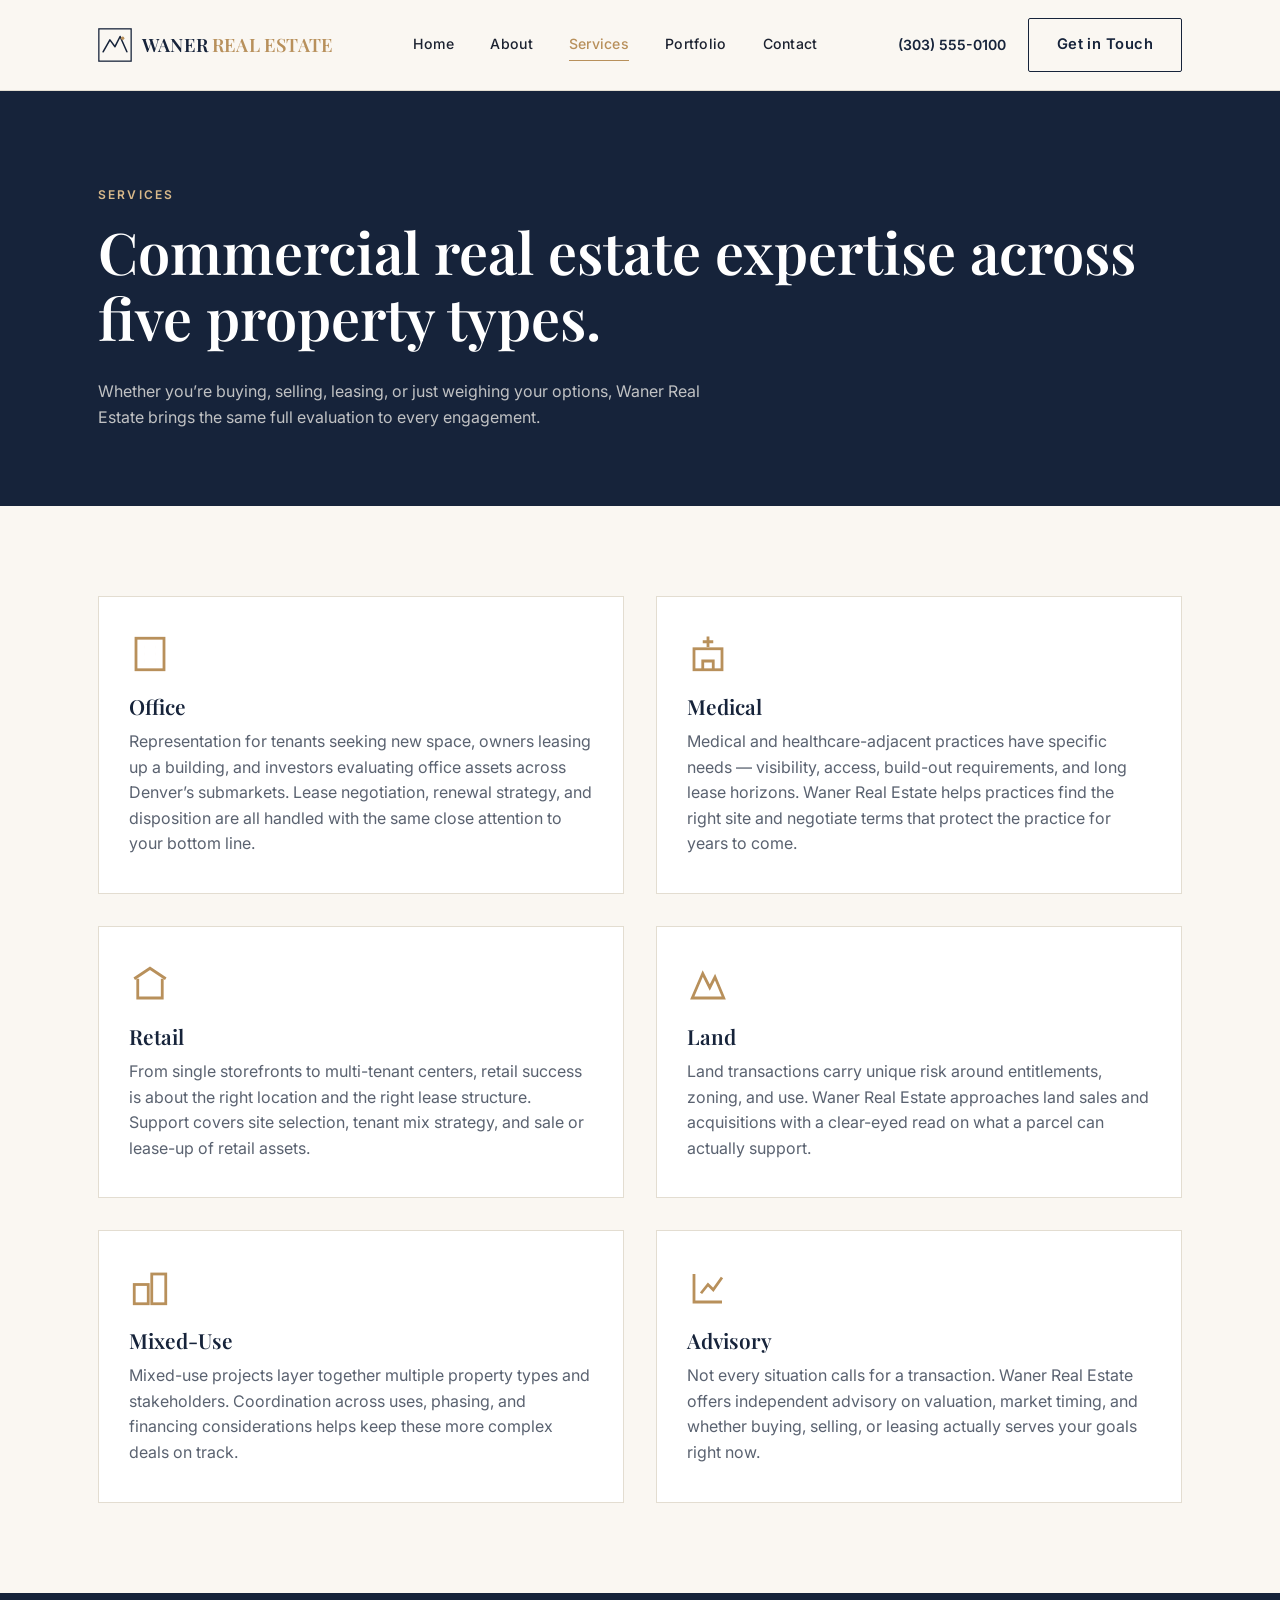
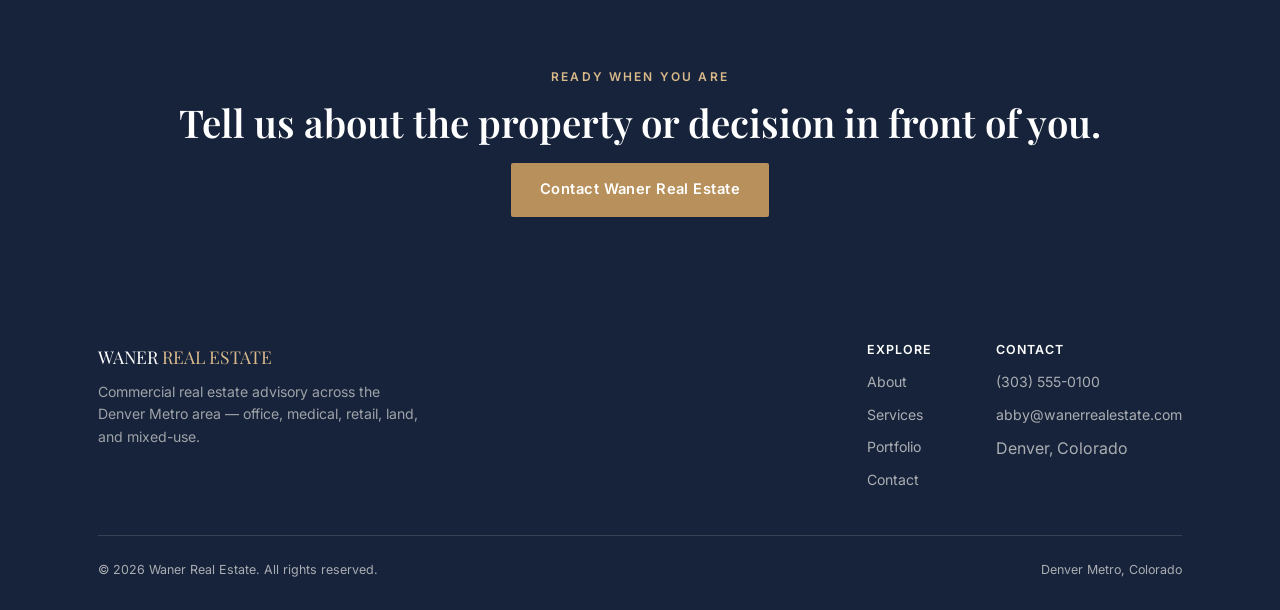
<file: services.html>
<!doctype html>
<html lang="en">
<head>
<meta charset="UTF-8">
<meta name="viewport" content="width=device-width, initial-scale=1.0">
<title>Services | Waner Real Estate</title>
<meta name="description" content="Waner Real Estate provides office, medical, retail, land, and mixed-use commercial real estate services across the Denver Metro area.">
<link rel="preconnect" href="https://fonts.googleapis.com">
<link rel="preconnect" href="https://fonts.gstatic.com" crossorigin>
<link href="https://fonts.googleapis.com/css2?family=Playfair+Display:wght@600;700&family=Inter:wght@400;500;600;700&display=swap" rel="stylesheet">
<link rel="stylesheet" href="css/style.css">
</head>
<body>

<header class="site-header">
  <nav class="nav">
    <a href="index.html" class="logo">
      <svg class="mark" viewBox="0 0 40 40" fill="none" xmlns="http://www.w3.org/2000/svg">
        <rect x="1" y="1" width="38" height="38" stroke="currentColor" stroke-width="1.5"/>
        <path d="M6 28L14 14L20 22L26 10L34 28" stroke="currentColor" stroke-width="1.8" stroke-linecap="round" stroke-linejoin="round"/>
        <circle cx="29" cy="12" r="2" fill="#b8905b"/>
      </svg>
      <span class="name">WANER <span>REAL ESTATE</span></span>
    </a>
    <div class="nav-links">
      <a href="index.html">Home</a>
      <a href="about.html">About</a>
      <a href="services.html" class="active">Services</a>
      <a href="portfolio.html">Portfolio</a>
      <a href="contact.html">Contact</a>
    </div>
    <div class="nav-cta">
      <a class="nav-phone" href="tel:+13035550100">(303) 555-0100</a>
      <a class="btn btn-outline-dark" href="contact.html">Get in Touch</a>
    </div>
    <button class="nav-toggle" aria-label="Toggle menu"><span></span><span></span><span></span></button>
  </nav>
</header>

<section class="page-hero">
  <div class="container">
    <div class="eyebrow" style="color:#d9b98a;">Services</div>
    <h1>Commercial real estate expertise across five property types.</h1>
    <p>Whether you&rsquo;re buying, selling, leasing, or just weighing your options, Waner Real Estate brings the same full evaluation to every engagement.</p>
  </div>
</section>

<section>
  <div class="container">
    <div class="grid grid-2">

      <div class="card">
        <svg class="icon" viewBox="0 0 24 24" fill="none" stroke="currentColor" stroke-width="1.6"><rect x="4" y="3" width="16" height="18"/><path d="M9 8h.01M15 8h.01M9 12h.01M15 12h.01M9 16h.01M15 16h.01"/></svg>
        <h3>Office</h3>
        <p>Representation for tenants seeking new space, owners leasing up a building, and investors evaluating office assets across Denver&rsquo;s submarkets. Lease negotiation, renewal strategy, and disposition are all handled with the same close attention to your bottom line.</p>
      </div>

      <div class="card">
        <svg class="icon" viewBox="0 0 24 24" fill="none" stroke="currentColor" stroke-width="1.6"><path d="M12 2v6M9 5h6"/><rect x="4" y="9" width="16" height="12"/><path d="M9 21v-5h6v5"/></svg>
        <h3>Medical</h3>
        <p>Medical and healthcare-adjacent practices have specific needs &mdash; visibility, access, build-out requirements, and long lease horizons. Waner Real Estate helps practices find the right site and negotiate terms that protect the practice for years to come.</p>
      </div>

      <div class="card">
        <svg class="icon" viewBox="0 0 24 24" fill="none" stroke="currentColor" stroke-width="1.6"><path d="M3 9l9-6 9 6"/><path d="M5 9v11h14V9"/></svg>
        <h3>Retail</h3>
        <p>From single storefronts to multi-tenant centers, retail success is about the right location and the right lease structure. Support covers site selection, tenant mix strategy, and sale or lease-up of retail assets.</p>
      </div>

      <div class="card">
        <svg class="icon" viewBox="0 0 24 24" fill="none" stroke="currentColor" stroke-width="1.6"><path d="M3 20l6-14 4 8 3-6 5 12z"/></svg>
        <h3>Land</h3>
        <p>Land transactions carry unique risk around entitlements, zoning, and use. Waner Real Estate approaches land sales and acquisitions with a clear-eyed read on what a parcel can actually support.</p>
      </div>

      <div class="card">
        <svg class="icon" viewBox="0 0 24 24" fill="none" stroke="currentColor" stroke-width="1.6"><rect x="3" y="10" width="8" height="11"/><rect x="13" y="4" width="8" height="17"/></svg>
        <h3>Mixed-Use</h3>
        <p>Mixed-use projects layer together multiple property types and stakeholders. Coordination across uses, phasing, and financing considerations helps keep these more complex deals on track.</p>
      </div>

      <div class="card">
        <svg class="icon" viewBox="0 0 24 24" fill="none" stroke="currentColor" stroke-width="1.6"><path d="M4 4v16h16"/><path d="M8 15l4-5 3 3 5-7"/></svg>
        <h3>Advisory</h3>
        <p>Not every situation calls for a transaction. Waner Real Estate offers independent advisory on valuation, market timing, and whether buying, selling, or leasing actually serves your goals right now.</p>
      </div>

    </div>
  </div>
</section>

<section class="cta-band">
  <div class="container">
    <div class="eyebrow" style="color:#d9b98a;">Ready When You Are</div>
    <h2>Tell us about the property or decision in front of you.</h2>
    <div class="hero-actions">
      <a href="contact.html" class="btn btn-primary">Contact Waner Real Estate</a>
    </div>
  </div>
</section>

<footer class="site-footer">
  <div class="container">
    <div class="footer-top">
      <div>
        <div class="footer-logo">WANER <span>REAL ESTATE</span></div>
        <p style="max-width:320px;color:rgba(250,247,242,0.6);font-size:0.88rem;">Commercial real estate advisory across the Denver Metro area &mdash; office, medical, retail, land, and mixed-use.</p>
      </div>
      <div class="footer-cols">
        <div class="footer-col">
          <h4>Explore</h4>
          <a href="about.html">About</a>
          <a href="services.html">Services</a>
          <a href="portfolio.html">Portfolio</a>
          <a href="contact.html">Contact</a>
        </div>
        <div class="footer-col">
          <h4>Contact</h4>
          <a href="tel:+13035550100">(303) 555-0100</a>
          <a href="mailto:abby@wanerrealestate.com">abby@wanerrealestate.com</a>
          <span>Denver, Colorado</span>
        </div>
      </div>
    </div>
    <div class="footer-bottom">
      <span>&copy; 2026 Waner Real Estate. All rights reserved.</span>
      <span>Denver Metro, Colorado</span>
    </div>
  </div>
</footer>

<script src="js/main.js"></script>
</body>
</html>
</file>
<file: css/style.css>
/* ===== Waner Real Estate — base styles ===== */

:root {
  --navy: #16233a;
  --navy-light: #24354f;
  --bronze: #b8905b;
  --bronze-light: #d9b98a;
  --cream: #faf7f2;
  --paper: #f3efe8;
  --ink: #1c2230;
  --ink-soft: #5a6270;
  --line: #e3ddd1;
  --white: #ffffff;

  --serif: "Playfair Display", Georgia, "Times New Roman", serif;
  --sans: "Inter", -apple-system, BlinkMacSystemFont, "Segoe UI", Helvetica, Arial, sans-serif;

  --max: 1140px;
}

* { box-sizing: border-box; }

html { scroll-behavior: smooth; }

body {
  margin: 0;
  font-family: var(--sans);
  color: var(--ink);
  background: var(--cream);
  line-height: 1.6;
  -webkit-font-smoothing: antialiased;
}

img, svg { max-width: 100%; display: block; }

a { color: inherit; text-decoration: none; }

h1, h2, h3, h4 {
  font-family: var(--serif);
  font-weight: 600;
  line-height: 1.15;
  margin: 0 0 0.5em;
  color: var(--navy);
}

h1 { font-size: clamp(2.4rem, 5vw, 3.6rem); }
h2 { font-size: clamp(1.8rem, 3.2vw, 2.4rem); }
h3 { font-size: 1.3rem; }

p { margin: 0 0 1em; color: var(--ink-soft); }

.container {
  max-width: var(--max);
  margin: 0 auto;
  padding: 0 28px;
}

.eyebrow {
  display: inline-block;
  font-family: var(--sans);
  font-size: 0.75rem;
  letter-spacing: 0.18em;
  text-transform: uppercase;
  color: var(--bronze);
  font-weight: 600;
  margin-bottom: 14px;
}

.btn {
  display: inline-flex;
  align-items: center;
  gap: 8px;
  padding: 14px 28px;
  border-radius: 2px;
  font-size: 0.92rem;
  font-weight: 600;
  letter-spacing: 0.03em;
  border: 1px solid transparent;
  cursor: pointer;
  transition: background 0.2s ease, color 0.2s ease, border-color 0.2s ease, transform 0.15s ease;
}

.btn-primary {
  background: var(--bronze);
  color: var(--white);
}
.btn-primary:hover { background: var(--navy); transform: translateY(-1px); }

.btn-outline {
  background: transparent;
  color: var(--cream);
  border-color: rgba(250, 247, 242, 0.45);
}
.btn-outline:hover { background: rgba(250, 247, 242, 0.12); }

.btn-outline-dark {
  background: transparent;
  color: var(--navy);
  border-color: var(--navy);
}
.btn-outline-dark:hover { background: var(--navy); color: var(--white); }

/* ===== Header ===== */

.site-header {
  position: sticky;
  top: 0;
  z-index: 50;
  background: rgba(250, 247, 242, 0.92);
  backdrop-filter: saturate(180%) blur(10px);
  border-bottom: 1px solid var(--line);
}

.nav {
  display: flex;
  align-items: center;
  justify-content: space-between;
  padding: 18px 28px;
  max-width: var(--max);
  margin: 0 auto;
}

.logo {
  display: flex;
  align-items: center;
  gap: 10px;
  font-family: var(--serif);
  font-size: 1.15rem;
  font-weight: 600;
  color: var(--navy);
  letter-spacing: 0.01em;
}

.logo .mark {
  width: 34px;
  height: 34px;
  flex-shrink: 0;
}

.logo .name span { color: var(--bronze); }

.nav-links {
  display: flex;
  align-items: center;
  gap: 36px;
}

.nav-links a {
  font-size: 0.88rem;
  font-weight: 500;
  letter-spacing: 0.02em;
  color: var(--ink);
  padding: 4px 0;
  border-bottom: 1px solid transparent;
  transition: border-color 0.2s ease, color 0.2s ease;
}

.nav-links a:hover,
.nav-links a.active {
  color: var(--bronze);
  border-color: var(--bronze);
}

.nav-cta {
  display: flex;
  align-items: center;
  gap: 22px;
}

.nav-phone {
  font-size: 0.88rem;
  font-weight: 600;
  color: var(--navy);
}

.nav-toggle {
  display: none;
  flex-direction: column;
  gap: 5px;
  background: none;
  border: none;
  cursor: pointer;
  padding: 6px;
}
.nav-toggle span {
  width: 24px;
  height: 2px;
  background: var(--navy);
}

/* ===== Hero ===== */

.hero {
  position: relative;
  background: var(--navy);
  color: var(--cream);
  overflow: hidden;
}

.hero .container {
  position: relative;
  z-index: 2;
  padding-top: 110px;
  padding-bottom: 140px;
}

.hero-skyline {
  position: absolute;
  left: 0;
  right: 0;
  bottom: 0;
  width: 100%;
  z-index: 1;
  opacity: 0.55;
}

.hero-eyebrow {
  color: var(--bronze-light);
}

.hero h1 {
  color: var(--white);
  max-width: 720px;
}

.hero p.lead {
  color: rgba(250, 247, 242, 0.78);
  font-size: 1.15rem;
  max-width: 560px;
  margin-bottom: 34px;
}

.hero-actions {
  display: flex;
  gap: 16px;
  flex-wrap: wrap;
}

/* ===== Page hero (interior pages) ===== */

.page-hero {
  background: var(--navy);
  color: var(--cream);
  padding: 90px 0 60px;
}

.page-hero h1 { color: var(--white); }
.page-hero p { color: rgba(250, 247, 242, 0.75); max-width: 620px; }

/* ===== Sections ===== */

section { padding: 90px 0; }

.section-alt { background: var(--paper); }

.section-head {
  max-width: 640px;
  margin-bottom: 56px;
}

.section-head.center {
  margin-left: auto;
  margin-right: auto;
  text-align: center;
}

/* ===== Focus / Service grid ===== */

.grid {
  display: grid;
  gap: 32px;
}

.grid-3 { grid-template-columns: repeat(3, 1fr); }
.grid-2 { grid-template-columns: repeat(2, 1fr); }

.card {
  background: var(--white);
  border: 1px solid var(--line);
  padding: 36px 30px;
  transition: transform 0.2s ease, box-shadow 0.2s ease;
}

.card:hover {
  transform: translateY(-4px);
  box-shadow: 0 16px 32px -20px rgba(22, 35, 58, 0.25);
}

.card .icon {
  width: 42px;
  height: 42px;
  margin-bottom: 20px;
  color: var(--bronze);
}

.card h3 { margin-bottom: 10px; }
.card p { margin-bottom: 0; }

/* ===== About split ===== */

.split {
  display: grid;
  grid-template-columns: 0.85fr 1.15fr;
  gap: 64px;
  align-items: center;
}

.portrait-frame {
  aspect-ratio: 4 / 5;
  background: var(--paper);
  border: 1px solid var(--line);
  display: flex;
  align-items: center;
  justify-content: center;
  position: relative;
  overflow: hidden;
}

.portrait-frame .monogram {
  font-family: var(--serif);
  font-size: 6rem;
  color: var(--navy);
  opacity: 0.14;
}

.portrait-frame::after {
  content: "";
  position: absolute;
  inset: 14px;
  border: 1px solid var(--bronze-light);
}

.stat-row {
  display: flex;
  gap: 40px;
  margin-top: 28px;
  padding-top: 28px;
  border-top: 1px solid var(--line);
}

.stat-row .stat strong {
  display: block;
  font-family: var(--serif);
  font-size: 1.8rem;
  color: var(--navy);
}

.stat-row .stat span {
  font-size: 0.82rem;
  color: var(--ink-soft);
  letter-spacing: 0.03em;
  text-transform: uppercase;
}

/* ===== Portfolio ===== */

.placeholder-tag {
  display: inline-block;
  font-size: 0.68rem;
  font-weight: 700;
  letter-spacing: 0.08em;
  text-transform: uppercase;
  color: var(--bronze);
  background: rgba(184, 144, 91, 0.12);
  padding: 4px 10px;
  border-radius: 2px;
  margin-bottom: 14px;
}

.portfolio-card {
  background: var(--white);
  border: 1px solid var(--line);
  overflow: hidden;
}

.portfolio-thumb {
  aspect-ratio: 16 / 10;
  background: linear-gradient(135deg, var(--navy) 0%, var(--navy-light) 55%, var(--bronze) 140%);
  position: relative;
  display: flex;
  align-items: flex-end;
  padding: 18px;
}

.portfolio-thumb span {
  color: rgba(250, 247, 242, 0.55);
  font-size: 0.75rem;
  letter-spacing: 0.08em;
  text-transform: uppercase;
}

.portfolio-body { padding: 26px 28px 30px; }

.portfolio-meta {
  display: flex;
  gap: 10px;
  font-size: 0.78rem;
  color: var(--ink-soft);
  margin-bottom: 10px;
  text-transform: uppercase;
  letter-spacing: 0.04em;
}

.portfolio-meta .dot::before { content: "\2022"; margin: 0 8px; color: var(--line); }

.notice-banner {
  background: rgba(184, 144, 91, 0.1);
  border: 1px solid rgba(184, 144, 91, 0.35);
  color: var(--navy);
  padding: 18px 22px;
  font-size: 0.92rem;
  margin-bottom: 50px;
}

.notice-banner strong { color: var(--bronze); }

/* ===== CTA band ===== */

.cta-band {
  background: var(--navy);
  color: var(--cream);
  padding: 70px 0;
  text-align: center;
}

.cta-band h2 { color: var(--white); }
.cta-band p { color: rgba(250, 247, 242, 0.75); max-width: 520px; margin-left: auto; margin-right: auto; }
.cta-band .hero-actions { justify-content: center; }

/* ===== Contact ===== */

.contact-grid {
  display: grid;
  grid-template-columns: 1fr 1fr;
  gap: 56px;
}

.contact-item {
  display: flex;
  gap: 18px;
  padding: 26px 0;
  border-bottom: 1px solid var(--line);
}

.contact-item .icon {
  width: 26px;
  height: 26px;
  color: var(--bronze);
  flex-shrink: 0;
}

.contact-item h3 { margin-bottom: 4px; font-size: 1.05rem; }
.contact-item a { color: var(--ink-soft); }
.contact-item a:hover { color: var(--bronze); }

.map-frame {
  background: var(--paper);
  border: 1px solid var(--line);
  aspect-ratio: 1 / 1;
  display: flex;
  align-items: center;
  justify-content: center;
  text-align: center;
  padding: 40px;
}

.map-frame p { margin: 0; font-size: 0.85rem; }

/* ===== Footer ===== */

.site-footer {
  background: var(--navy);
  color: rgba(250, 247, 242, 0.65);
  padding: 56px 0 30px;
}

.footer-top {
  display: flex;
  justify-content: space-between;
  align-items: flex-start;
  flex-wrap: wrap;
  gap: 30px;
  padding-bottom: 34px;
  border-bottom: 1px solid rgba(250, 247, 242, 0.14);
  margin-bottom: 24px;
}

.footer-logo {
  font-family: var(--serif);
  font-size: 1.1rem;
  color: var(--white);
  margin-bottom: 10px;
}

.footer-logo span { color: var(--bronze-light); }

.footer-cols {
  display: flex;
  gap: 64px;
}

.footer-col h4 {
  color: var(--white);
  font-family: var(--sans);
  font-size: 0.78rem;
  letter-spacing: 0.08em;
  text-transform: uppercase;
  margin-bottom: 14px;
}

.footer-col a {
  display: block;
  font-size: 0.88rem;
  margin-bottom: 10px;
  color: rgba(250, 247, 242, 0.65);
}
.footer-col a:hover { color: var(--bronze-light); }

.footer-bottom {
  display: flex;
  justify-content: space-between;
  font-size: 0.78rem;
  flex-wrap: wrap;
  gap: 10px;
}

/* ===== Responsive ===== */

@media (max-width: 860px) {
  .grid-3 { grid-template-columns: 1fr 1fr; }
  .split { grid-template-columns: 1fr; }
  .contact-grid { grid-template-columns: 1fr; }
  .footer-cols { gap: 40px; }
}

@media (max-width: 640px) {
  .nav-links, .nav-phone { display: none; }
  .nav-toggle { display: flex; }
  .nav-links.open {
    display: flex;
    flex-direction: column;
    position: absolute;
    top: 100%;
    left: 0;
    right: 0;
    background: var(--cream);
    padding: 20px 28px 28px;
    border-bottom: 1px solid var(--line);
    gap: 18px;
  }
  .grid-3, .grid-2 { grid-template-columns: 1fr; }
  section { padding: 64px 0; }
  .hero .container { padding-top: 80px; padding-bottom: 90px; }
  .footer-top { flex-direction: column; }
  .footer-cols { gap: 32px; }
}
</file>
